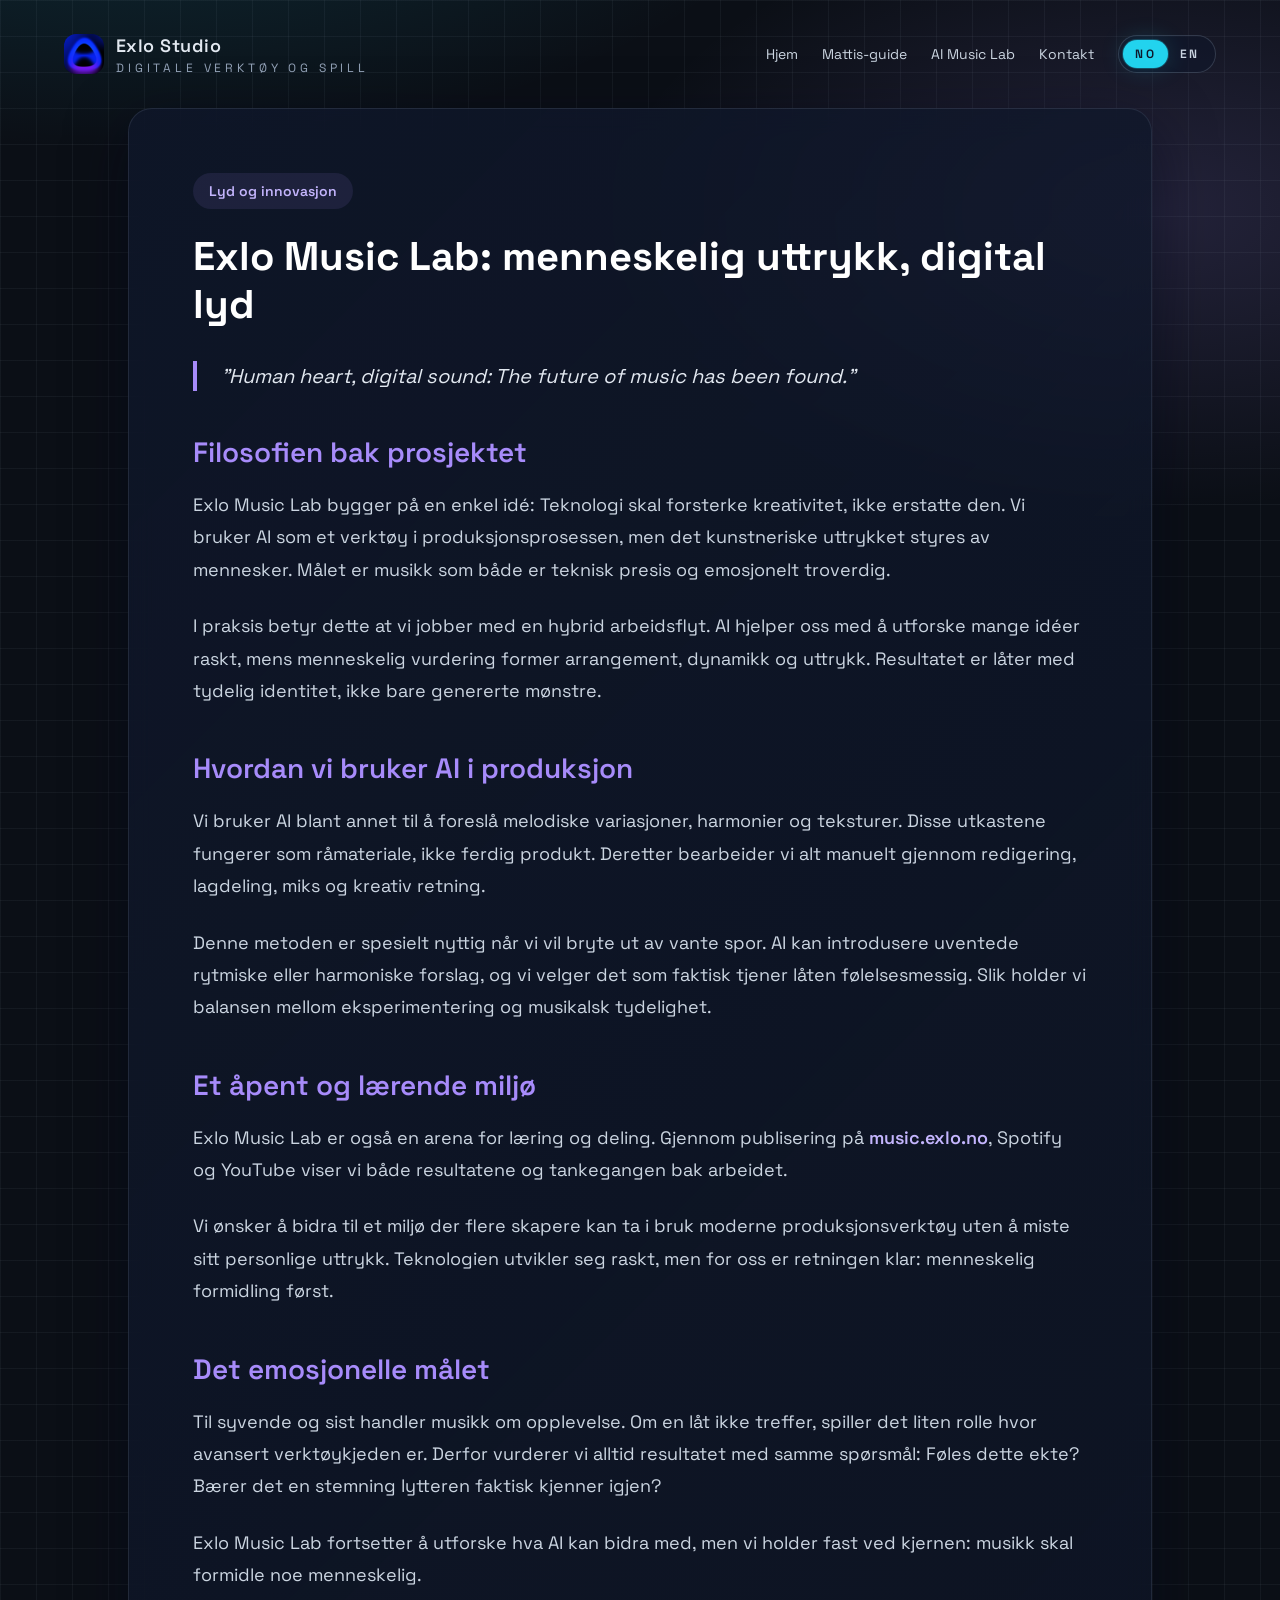
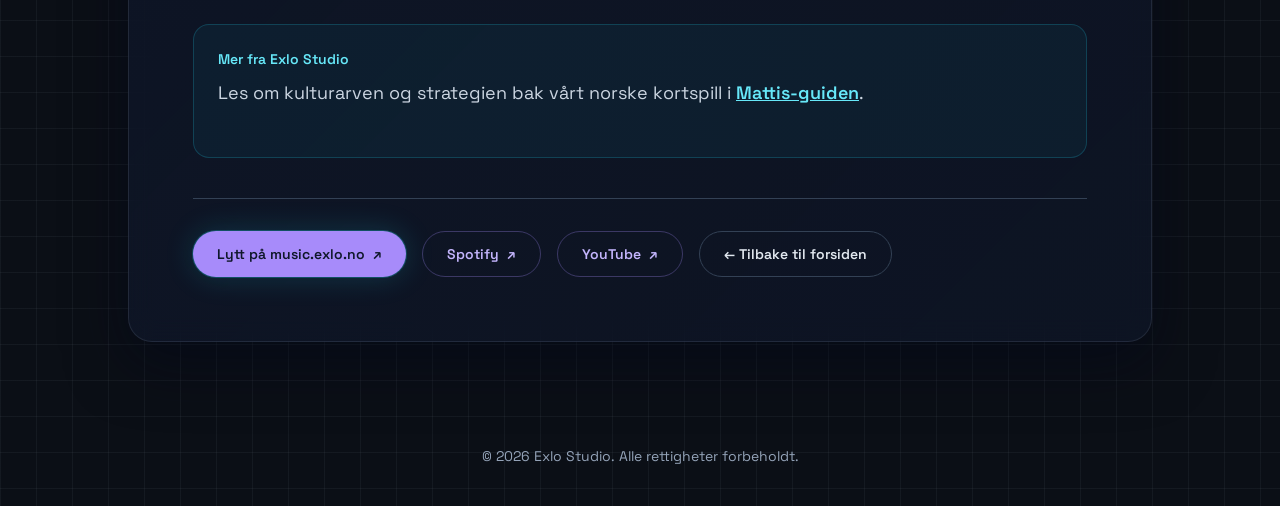
<file: ai-music-lab.html>
<!doctype html>
<html lang="no">
<head>
  <meta charset="utf-8" />
  <meta name="viewport" content="width=device-width, initial-scale=1" />
  <link rel="icon" type="image/png" href="logo.png" />
  <meta name="google-adsense-account" content="ca-pub-1987919603765926" />
  <title>AI Music Lab - Exlo Studio</title>
  <meta name="description" data-i18n-attr="content:metaDescription" content="Utforsk hvordan Exlo Music Lab kombinerer menneskelig uttrykk med AI-støttet musikkproduksjon." />
  <!-- Google tag (gtag.js) -->
  <script async src="https://pagead2.googlesyndication.com/pagead/js/adsbygoogle.js?client=ca-pub-1987919603765926"
       crossorigin="anonymous"></script>
  <script async src="https://www.googletagmanager.com/gtag/js?id=G-BNBGEGCJM4"></script>
  <script>
    window.dataLayer = window.dataLayer || [];
    function gtag(){dataLayer.push(arguments);}
    gtag("js", new Date());
    gtag("config", "G-BNBGEGCJM4");
  </script>
  <link rel="preconnect" href="https://fonts.googleapis.com" />
  <link rel="preconnect" href="https://fonts.gstatic.com" crossorigin />
  <link href="https://fonts.googleapis.com/css2?family=Space+Grotesk:wght@400;500;600;700&family=Sora:wght@400;500;600&display=swap" rel="stylesheet" />
  <link rel="stylesheet" href="styles.css" />
  <style>
    :root {
      --bg: #0b0f16;
      --panel: #0f172a;
      --ink: #e2e8f0;
      --muted: #94a3b8;
      --accent: #22d3ee;
      --accent-2: #a78bfa;
    }
    body {
      font-family: "Space Grotesk", system-ui, -apple-system, Segoe UI, sans-serif;
      background: radial-gradient(1200px 600px at 10% -10%, rgba(34, 211, 238, 0.18), transparent 60%),
                  radial-gradient(900px 500px at 90% 10%, rgba(167, 139, 250, 0.16), transparent 60%),
                  var(--bg);
      color: var(--ink);
    }
    .glass {
      background: linear-gradient(135deg, rgba(15, 23, 42, 0.85), rgba(15, 23, 42, 0.65));
      border: 1px solid rgba(148, 163, 184, 0.15);
      box-shadow: 0 20px 60px rgba(2, 6, 23, 0.5);
      backdrop-filter: blur(14px);
    }
    .gridline {
      background-image: linear-gradient(rgba(148, 163, 184, 0.07) 1px, transparent 1px),
                        linear-gradient(90deg, rgba(148, 163, 184, 0.07) 1px, transparent 1px);
      background-size: 36px 36px;
    }
    .glow {
      box-shadow: 0 0 0 1px rgba(34, 211, 238, 0.25), 0 0 30px rgba(34, 211, 238, 0.18);
    }
    .language-switch {
      border: 1px solid rgba(148, 163, 184, 0.25);
      background: rgba(15, 23, 42, 0.55);
    }
    .language-option {
      border-radius: 9999px;
      color: #cbd5e1;
      transition: all 0.2s ease;
    }
    .language-option:hover {
      color: #e2e8f0;
    }
    .language-option.active {
      background: #22d3ee;
      color: #0f172a;
      box-shadow: 0 0 0 1px rgba(34, 211, 238, 0.25), 0 0 24px rgba(34, 211, 238, 0.18);
    }
    article h1 {
      font-size: 2.5rem;
      font-weight: 700;
      line-height: 1.2;
      margin-bottom: 1.5rem;
      color: #fff;
    }
    article h2 {
      font-size: 1.75rem;
      font-weight: 600;
      margin-top: 2.5rem;
      margin-bottom: 1rem;
      color: #a78bfa;
    }
    article p {
      font-size: 1.125rem;
      line-height: 1.8;
      margin-bottom: 1.5rem;
      color: #cbd5e1;
    }
    article blockquote {
      border-left: 4px solid #a78bfa;
      padding-left: 1.5rem;
      margin: 2rem 0;
      font-style: italic;
      color: #e2e8f0;
      font-size: 1.25rem;
    }
    @media (max-width: 768px) {
      article h1 {
        font-size: 2rem;
      }
      article h2 {
        font-size: 1.5rem;
      }
      article p {
        font-size: 1rem;
      }
    }
  </style>
</head>
<body class="min-h-screen">
  <div class="gridline">
    <header class="px-6 py-8 lg:px-16">
      <nav class="flex items-center justify-between gap-4">
        <div class="flex items-center gap-3">
          <img src="logo.png" data-i18n-attr="alt:logoAlt" alt="Exlo Studio-logo" class="h-10 w-10 rounded-xl" />
          <div>
            <p class="text-lg font-semibold tracking-wide">Exlo Studio</p>
            <p class="text-xs uppercase tracking-[0.32em] text-slate-400" data-i18n="brandTagline">Digitale verktøy og spill</p>
          </div>
        </div>
        <div class="flex items-center gap-3 md:gap-6">
          <div class="hidden md:flex items-center gap-6 text-sm text-slate-300">
            <a class="hover:text-white transition" href="/" data-i18n="navHome">Hjem</a>
            <a class="hover:text-white transition" href="/mattis-guide.html" data-i18n="navMattisGuide">Mattis-guide</a>
            <a class="hover:text-white transition" href="/ai-music-lab.html" data-i18n="navAiMusicLab">AI Music Lab</a>
            <a class="hover:text-white transition" href="/contact.html" data-i18n="navContact">Kontakt</a>
          </div>
          <div class="language-switch inline-flex items-center rounded-full p-1 text-xs font-semibold uppercase tracking-[0.18em]">
            <button class="language-option active px-3 py-1.5" data-lang-button="no" type="button" aria-pressed="true">NO</button>
            <button class="language-option px-3 py-1.5" data-lang-button="en" type="button" aria-pressed="false">EN</button>
          </div>
        </div>
      </nav>
    </header>

    <main class="px-6 lg:px-16 pb-16">
      <article class="glass rounded-3xl p-10 lg:p-16 max-w-5xl mx-auto">
        <div data-lang-content="no">
          <div class="mb-6">
            <span class="inline-block rounded-full bg-violet-400/10 px-4 py-2 text-sm font-semibold text-violet-300">Lyd og innovasjon</span>
          </div>

          <h1>Exlo Music Lab: menneskelig uttrykk, digital lyd</h1>

          <blockquote>"Human heart, digital sound: The future of music has been found."</blockquote>

          <h2>Filosofien bak prosjektet</h2>
          <p>Exlo Music Lab bygger på en enkel idé: Teknologi skal forsterke kreativitet, ikke erstatte den. Vi bruker AI som et verktøy i produksjonsprosessen, men det kunstneriske uttrykket styres av mennesker. Målet er musikk som både er teknisk presis og emosjonelt troverdig.</p>
          <p>I praksis betyr dette at vi jobber med en hybrid arbeidsflyt. AI hjelper oss med å utforske mange idéer raskt, mens menneskelig vurdering former arrangement, dynamikk og uttrykk. Resultatet er låter med tydelig identitet, ikke bare genererte mønstre.</p>

          <h2>Hvordan vi bruker AI i produksjon</h2>
          <p>Vi bruker AI blant annet til å foreslå melodiske variasjoner, harmonier og teksturer. Disse utkastene fungerer som råmateriale, ikke ferdig produkt. Deretter bearbeider vi alt manuelt gjennom redigering, lagdeling, miks og kreativ retning.</p>
          <p>Denne metoden er spesielt nyttig når vi vil bryte ut av vante spor. AI kan introdusere uventede rytmiske eller harmoniske forslag, og vi velger det som faktisk tjener låten følelsesmessig. Slik holder vi balansen mellom eksperimentering og musikalsk tydelighet.</p>

          <h2>Et åpent og lærende miljø</h2>
          <p>Exlo Music Lab er også en arena for læring og deling. Gjennom publisering på <a href="https://music.exlo.no" target="_blank" rel="noreferrer" class="text-violet-300 hover:text-violet-200 font-semibold">music.exlo.no</a>, Spotify og YouTube viser vi både resultatene og tankegangen bak arbeidet.</p>
          <p>Vi ønsker å bidra til et miljø der flere skapere kan ta i bruk moderne produksjonsverktøy uten å miste sitt personlige uttrykk. Teknologien utvikler seg raskt, men for oss er retningen klar: menneskelig formidling først.</p>

          <h2>Det emosjonelle målet</h2>
          <p>Til syvende og sist handler musikk om opplevelse. Om en låt ikke treffer, spiller det liten rolle hvor avansert verktøykjeden er. Derfor vurderer vi alltid resultatet med samme spørsmål: Føles dette ekte? Bærer det en stemning lytteren faktisk kjenner igjen?</p>
          <p>Exlo Music Lab fortsetter å utforske hva AI kan bidra med, men vi holder fast ved kjernen: musikk skal formidle noe menneskelig.</p>

          <div class="mt-8 p-6 rounded-2xl bg-cyan-400/5 border border-cyan-400/20">
            <p class="text-sm font-semibold text-cyan-300 mb-2">Mer fra Exlo Studio</p>
            <p class="text-slate-300">Les om kulturarven og strategien bak vårt norske kortspill i <a href="/mattis-guide.html" class="text-cyan-300 hover:text-cyan-200 font-semibold underline">Mattis-guiden</a>.</p>
          </div>

          <div class="mt-10 pt-8 border-t border-slate-700">
            <div class="flex flex-wrap gap-4">
              <a class="glow inline-flex items-center gap-2 rounded-full bg-violet-400 px-6 py-3 text-sm font-semibold text-slate-900 transition hover:-translate-y-0.5" href="https://music.exlo.no/" target="_blank" rel="noreferrer">
                Lytt på music.exlo.no
                <span aria-hidden="true">↗</span>
              </a>
              <a class="inline-flex items-center gap-2 rounded-full border border-violet-400/30 px-6 py-3 text-sm font-semibold text-violet-300 transition hover:border-violet-300" href="https://open.spotify.com/artist/0LLP1veWAmGmNZ3mxAZvPF" target="_blank" rel="noreferrer">
                Spotify
                <span aria-hidden="true">↗</span>
              </a>
              <a class="inline-flex items-center gap-2 rounded-full border border-violet-400/30 px-6 py-3 text-sm font-semibold text-violet-300 transition hover:border-violet-300" href="https://www.youtube.com/@ExloMusicNO" target="_blank" rel="noreferrer">
                YouTube
                <span aria-hidden="true">↗</span>
              </a>
              <a class="inline-flex items-center gap-2 rounded-full border border-slate-700 px-6 py-3 text-sm font-semibold text-slate-200 transition hover:border-cyan-300" href="/">
                ← Tilbake til forsiden
              </a>
            </div>
          </div>
        </div>

        <div data-lang-content="en" class="hidden">
          <div class="mb-6">
            <span class="inline-block rounded-full bg-violet-400/10 px-4 py-2 text-sm font-semibold text-violet-300">Audio Innovation</span>
          </div>

          <h1>Exlo Music Lab: Merging Human Emotion with AI-Assisted Sound</h1>

          <blockquote>"Human heart, digital sound: The future of music has been found."</blockquote>

          <h2>The Core Philosophy</h2>
          <p>Exlo Music Lab is built on a simple principle: technology should amplify creativity, not replace it. We use AI as a production assistant, while artistic direction remains human. The objective is music that combines technical precision with emotional authenticity.</p>
          <p>In practice, this means a hybrid workflow. AI helps us explore more ideas faster, and human judgment shapes arrangement, tension, and storytelling. The outcome is music with character, not just generated patterns.</p>

          <h2>How We Use AI in Production</h2>
          <p>We use AI tools for melody variation, harmonic suggestions, and sound texture exploration. These outputs are treated as raw material, never final results. We then refine everything manually through editing, layering, mixing, and creative curation.</p>
          <p>This process is especially useful when breaking creative blocks. AI can offer unusual rhythmic or harmonic paths, and we keep only what strengthens the emotional arc of the track.</p>

          <h2>An Open Creative Lab</h2>
          <p>Exlo Music Lab is also a space for sharing and learning. Through <a href="https://music.exlo.no" target="_blank" rel="noreferrer" class="text-violet-300 hover:text-violet-200 font-semibold">music.exlo.no</a>, Spotify, and YouTube, we publish both the output and the thinking behind it.</p>
          <p>We want to support creators who adopt modern tools without losing artistic identity. Technology evolves quickly, but our direction stays consistent: human expression comes first.</p>

          <h2>The Emotional Benchmark</h2>
          <p>Ultimately, music is measured by impact. If a track does not make you feel something, the toolchain does not matter. Our standard question is always the same: does this feel honest, and does it carry a recognizable emotional tone?</p>
          <p>Exlo Music Lab will continue exploring AI-assisted workflows while protecting the human core of music-making.</p>

          <div class="mt-8 p-6 rounded-2xl bg-cyan-400/5 border border-cyan-400/20">
            <p class="text-sm font-semibold text-cyan-300 mb-2">More from Exlo Studio</p>
            <p class="text-slate-300">Read about tradition, strategy, and digital preservation in our <a href="/mattis-guide.html" class="text-cyan-300 hover:text-cyan-200 font-semibold underline">Mattis guide</a>.</p>
          </div>

          <div class="mt-10 pt-8 border-t border-slate-700">
            <div class="flex flex-wrap gap-4">
              <a class="glow inline-flex items-center gap-2 rounded-full bg-violet-400 px-6 py-3 text-sm font-semibold text-slate-900 transition hover:-translate-y-0.5" href="https://music.exlo.no/" target="_blank" rel="noreferrer">
                Listen on music.exlo.no
                <span aria-hidden="true">↗</span>
              </a>
              <a class="inline-flex items-center gap-2 rounded-full border border-violet-400/30 px-6 py-3 text-sm font-semibold text-violet-300 transition hover:border-violet-300" href="https://open.spotify.com/artist/0LLP1veWAmGmNZ3mxAZvPF" target="_blank" rel="noreferrer">
                Spotify
                <span aria-hidden="true">↗</span>
              </a>
              <a class="inline-flex items-center gap-2 rounded-full border border-violet-400/30 px-6 py-3 text-sm font-semibold text-violet-300 transition hover:border-violet-300" href="https://www.youtube.com/@ExloMusicNO" target="_blank" rel="noreferrer">
                YouTube
                <span aria-hidden="true">↗</span>
              </a>
              <a class="inline-flex items-center gap-2 rounded-full border border-slate-700 px-6 py-3 text-sm font-semibold text-slate-200 transition hover:border-cyan-300" href="/">
                ← Back to Home
              </a>
            </div>
          </div>
        </div>
      </article>
    </main>

    <footer class="px-6 py-10 lg:px-16">
      <div class="flex flex-col items-center justify-center gap-4 md:flex-row">
        <p class="text-sm text-slate-400 text-center" data-i18n="footerCopyright">© 2026 Exlo Studio. Alle rettigheter forbeholdt.</p>
      </div>
    </footer>
  </div>

  <script>
    const translations = {
      no: {
        htmlLang: "no",
        pageTitle: "AI Music Lab - Exlo Studio",
        metaDescription: "Utforsk hvordan Exlo Music Lab kombinerer menneskelig uttrykk med AI-støttet musikkproduksjon.",
        logoAlt: "Exlo Studio-logo",
        brandTagline: "Digitale verktøy og spill",
        navHome: "Hjem",
        navMattisGuide: "Mattis-guide",
        navAiMusicLab: "AI Music Lab",
        navContact: "Kontakt",
        footerCopyright: "© 2026 Exlo Studio. Alle rettigheter forbeholdt."
      },
      en: {
        htmlLang: "en",
        pageTitle: "AI Music Lab - Exlo Studio",
        metaDescription: "Explore how Exlo Music Lab blends human expression with AI-assisted music production.",
        logoAlt: "Exlo Studio Logo",
        brandTagline: "Digital Tools & Gaming",
        navHome: "Home",
        navMattisGuide: "Mattis Guide",
        navAiMusicLab: "AI Music Lab",
        navContact: "Contact",
        footerCopyright: "© 2026 Exlo Studio. All rights reserved."
      }
    };

    const supportedLanguages = ["no", "en"];
    const storageKey = "exlo-language";

    function applyLanguage(lang) {
      const selected = supportedLanguages.includes(lang) ? lang : "no";
      const dictionary = translations[selected];

      document.documentElement.setAttribute("lang", dictionary.htmlLang || selected);
      document.title = dictionary.pageTitle;

      document.querySelectorAll("[data-i18n]").forEach((node) => {
        const key = node.dataset.i18n;
        if (Object.prototype.hasOwnProperty.call(dictionary, key)) {
          node.textContent = dictionary[key];
        }
      });

      document.querySelectorAll("[data-i18n-attr]").forEach((node) => {
        const mappings = node.dataset.i18nAttr.split(",");
        mappings.forEach((mapping) => {
          const [rawAttr, rawKey] = mapping.split(":");
          if (!rawAttr || !rawKey) return;
          const attr = rawAttr.trim();
          const key = rawKey.trim();
          if (Object.prototype.hasOwnProperty.call(dictionary, key)) {
            node.setAttribute(attr, dictionary[key]);
          }
        });
      });

      document.querySelectorAll("[data-lang-content]").forEach((block) => {
        block.classList.toggle("hidden", block.dataset.langContent !== selected);
      });

      document.querySelectorAll("[data-lang-button]").forEach((button) => {
        const active = button.dataset.langButton === selected;
        button.classList.toggle("active", active);
        button.setAttribute("aria-pressed", active ? "true" : "false");
      });
    }

    function getInitialLanguage() {
      const params = new URLSearchParams(window.location.search);
      const fromQuery = params.get("lang");
      if (supportedLanguages.includes(fromQuery)) {
        return fromQuery;
      }
      try {
        const fromStorage = localStorage.getItem(storageKey);
        if (supportedLanguages.includes(fromStorage)) {
          return fromStorage;
        }
      } catch (_) {
        return "no";
      }
      return "no";
    }

    document.querySelectorAll("[data-lang-button]").forEach((button) => {
      button.addEventListener("click", () => {
        const next = button.dataset.langButton;
        if (!supportedLanguages.includes(next)) return;
        applyLanguage(next);
        try {
          localStorage.setItem(storageKey, next);
        } catch (_) {
          // Ignore storage errors.
        }
      });
    });

    applyLanguage(getInitialLanguage());
  </script>
</body>
</html>
</file>
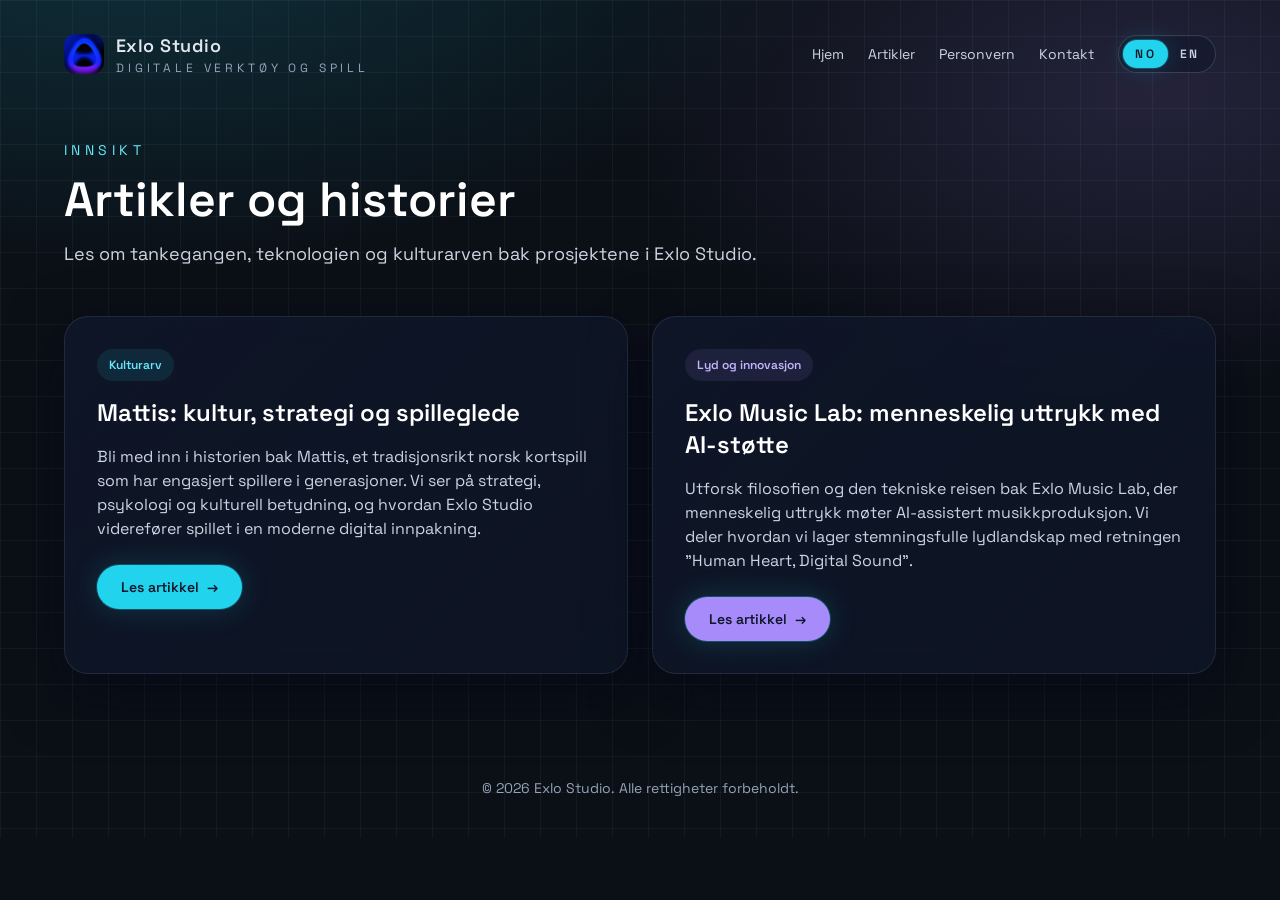
<file: articles.html>
<!doctype html>
<html lang="no">
<head>
  <meta charset="utf-8" />
  <meta name="viewport" content="width=device-width, initial-scale=1" />
  <link rel="icon" type="image/png" href="logo.png" />
  <meta name="google-adsense-account" content="ca-pub-1987919603765926" />
  <title>Artikler - Exlo Studio</title>
  <meta name="description" data-i18n-attr="content:metaDescription" content="Les artikler om spilldesign, AI-støttet musikkproduksjon og tankegangen bak Exlo Studios prosjekter." />
  <!-- Google tag (gtag.js) -->
  <script async src="https://pagead2.googlesyndication.com/pagead/js/adsbygoogle.js?client=ca-pub-1987919603765926"
       crossorigin="anonymous"></script>
  <script async src="https://www.googletagmanager.com/gtag/js?id=G-BNBGEGCJM4"></script>
  <script>
    window.dataLayer = window.dataLayer || [];
    function gtag(){dataLayer.push(arguments);}
    gtag("js", new Date());
    gtag("config", "G-BNBGEGCJM4");
  </script>
  <link rel="preconnect" href="https://fonts.googleapis.com" />
  <link rel="preconnect" href="https://fonts.gstatic.com" crossorigin />
  <link href="https://fonts.googleapis.com/css2?family=Space+Grotesk:wght@400;500;600;700&family=Sora:wght@400;500;600&display=swap" rel="stylesheet" />
  <link rel="stylesheet" href="styles.css" />
  <style>
    :root {
      --bg: #0b0f16;
      --panel: #0f172a;
      --ink: #e2e8f0;
      --muted: #94a3b8;
      --accent: #22d3ee;
      --accent-2: #a78bfa;
    }
    body {
      font-family: "Space Grotesk", system-ui, -apple-system, Segoe UI, sans-serif;
      background: radial-gradient(1200px 600px at 10% -10%, rgba(34, 211, 238, 0.18), transparent 60%),
                  radial-gradient(900px 500px at 90% 10%, rgba(167, 139, 250, 0.16), transparent 60%),
                  var(--bg);
      color: var(--ink);
    }
    .glass {
      background: linear-gradient(135deg, rgba(15, 23, 42, 0.85), rgba(15, 23, 42, 0.65));
      border: 1px solid rgba(148, 163, 184, 0.15);
      box-shadow: 0 20px 60px rgba(2, 6, 23, 0.5);
      backdrop-filter: blur(14px);
    }
    .gridline {
      background-image: linear-gradient(rgba(148, 163, 184, 0.07) 1px, transparent 1px),
                        linear-gradient(90deg, rgba(148, 163, 184, 0.07) 1px, transparent 1px);
      background-size: 36px 36px;
    }
    .glow {
      box-shadow: 0 0 0 1px rgba(34, 211, 238, 0.25), 0 0 30px rgba(34, 211, 238, 0.18);
    }
    .fade-up {
      animation: fadeUp 0.8s ease-out both;
    }
    .language-switch {
      border: 1px solid rgba(148, 163, 184, 0.25);
      background: rgba(15, 23, 42, 0.55);
    }
    .language-option {
      border-radius: 9999px;
      color: #cbd5e1;
      transition: all 0.2s ease;
    }
    .language-option:hover {
      color: #e2e8f0;
    }
    .language-option.active {
      background: #22d3ee;
      color: #0f172a;
      box-shadow: 0 0 0 1px rgba(34, 211, 238, 0.25), 0 0 24px rgba(34, 211, 238, 0.18);
    }
    @keyframes fadeUp {
      from { opacity: 0; transform: translateY(18px); }
      to { opacity: 1; transform: translateY(0); }
    }
  </style>
</head>
<body class="min-h-screen">
  <div class="gridline">
    <header class="px-6 py-8 lg:px-16">
      <nav class="flex items-center justify-between gap-4">
        <div class="flex items-center gap-3">
          <img src="logo.png" data-i18n-attr="alt:logoAlt" alt="Exlo Studio-logo" class="h-10 w-10 rounded-xl" />
          <div>
            <p class="text-lg font-semibold tracking-wide">Exlo Studio</p>
            <p class="text-xs uppercase tracking-[0.32em] text-slate-400" data-i18n="brandTagline">Digitale verktøy og spill</p>
          </div>
        </div>
        <div class="flex items-center gap-3 md:gap-6">
          <div class="hidden md:flex items-center gap-6 text-sm text-slate-300">
            <a class="hover:text-white transition" href="/" data-i18n="navHome">Hjem</a>
            <a class="hover:text-white transition" href="/articles.html" data-i18n="navArticles">Artikler</a>
            <a class="hover:text-white transition" href="/privacy.html" data-i18n="navPrivacy">Personvern</a>
            <a class="hover:text-white transition" href="/contact.html" data-i18n="navContact">Kontakt</a>
          </div>
          <div class="language-switch inline-flex items-center rounded-full p-1 text-xs font-semibold uppercase tracking-[0.18em]">
            <button class="language-option active px-3 py-1.5" data-lang-button="no" type="button" aria-pressed="true">NO</button>
            <button class="language-option px-3 py-1.5" data-lang-button="en" type="button" aria-pressed="false">EN</button>
          </div>
        </div>
      </nav>
    </header>

    <main class="px-6 lg:px-16 pb-16">
      <section class="mt-8">
        <div class="max-w-4xl">
          <p class="text-sm uppercase tracking-[0.32em] text-cyan-300" data-i18n="kicker">Innsikt</p>
          <h1 class="mt-4 text-4xl font-semibold text-white md:text-5xl" data-i18n="title">Artikler og historier</h1>
          <p class="mt-4 text-lg text-slate-300" data-i18n="intro">
            Les om tankegangen, teknologien og kulturarven bak prosjektene i Exlo Studio.
          </p>
        </div>
      </section>

      <section class="mt-12 grid gap-6 md:grid-cols-2 max-w-6xl">
        <article class="glass fade-up rounded-3xl p-8 transition hover:-translate-y-1">
          <div class="mb-4">
            <span class="inline-block rounded-full bg-cyan-400/10 px-3 py-2 text-xs font-semibold text-cyan-300" data-i18n="badgeCulture">Kulturarv</span>
          </div>
          <h2 class="text-2xl font-semibold text-white" data-i18n="article1Title">Mattis: kultur, strategi og spilleglede</h2>
          <p class="mt-4 text-slate-300" data-i18n="article1Body">
            Bli med inn i historien bak Mattis, et tradisjonsrikt norsk kortspill som har engasjert spillere i generasjoner. Vi ser på strategi, psykologi og kulturell betydning, og hvordan Exlo Studio viderefører spillet i en moderne digital innpakning.
          </p>
          <div class="mt-6">
            <a class="glow inline-flex items-center gap-2 rounded-full bg-cyan-400 px-6 py-3 text-sm font-semibold text-slate-900 transition hover:-translate-y-0.5" href="/mattis-guide.html">
              <span data-i18n="readArticle">Les artikkel</span>
              <span aria-hidden="true">→</span>
            </a>
          </div>
        </article>

        <article class="glass fade-up rounded-3xl p-8 transition hover:-translate-y-1" style="animation-delay: 0.1s;">
          <div class="mb-4">
            <span class="inline-block rounded-full bg-violet-400/10 px-3 py-2 text-xs font-semibold text-violet-300" data-i18n="badgeAudio">Lyd og innovasjon</span>
          </div>
          <h2 class="text-2xl font-semibold text-white" data-i18n="article2Title">Exlo Music Lab: menneskelig uttrykk med AI-støtte</h2>
          <p class="mt-4 text-slate-300" data-i18n="article2Body">
            Utforsk filosofien og den tekniske reisen bak Exlo Music Lab, der menneskelig uttrykk møter AI-assistert musikkproduksjon. Vi deler hvordan vi lager stemningsfulle lydlandskap med retningen "Human Heart, Digital Sound".
          </p>
          <div class="mt-6">
            <a class="glow inline-flex items-center gap-2 rounded-full bg-violet-400 px-6 py-3 text-sm font-semibold text-slate-900 transition hover:-translate-y-0.5" href="/ai-music-lab.html">
              <span data-i18n="readArticle">Les artikkel</span>
              <span aria-hidden="true">→</span>
            </a>
          </div>
        </article>
      </section>
    </main>

    <footer class="px-6 py-10 lg:px-16">
      <div class="flex flex-col items-center justify-center gap-4 md:flex-row">
        <p class="text-sm text-slate-400 text-center" data-i18n="footerCopyright">© 2026 Exlo Studio. Alle rettigheter forbeholdt.</p>
      </div>
    </footer>
  </div>

  <script>
    const translations = {
      no: {
        htmlLang: "no",
        pageTitle: "Artikler - Exlo Studio",
        metaDescription: "Les artikler om spilldesign, AI-støttet musikkproduksjon og tankegangen bak Exlo Studios prosjekter.",
        logoAlt: "Exlo Studio-logo",
        brandTagline: "Digitale verktøy og spill",
        navHome: "Hjem",
        navArticles: "Artikler",
        navPrivacy: "Personvern",
        navContact: "Kontakt",
        kicker: "Innsikt",
        title: "Artikler og historier",
        intro: "Les om tankegangen, teknologien og kulturarven bak prosjektene i Exlo Studio.",
        badgeCulture: "Kulturarv",
        article1Title: "Mattis: kultur, strategi og spilleglede",
        article1Body: "Bli med inn i historien bak Mattis, et tradisjonsrikt norsk kortspill som har engasjert spillere i generasjoner. Vi ser på strategi, psykologi og kulturell betydning, og hvordan Exlo Studio viderefører spillet i en moderne digital innpakning.",
        readArticle: "Les artikkel",
        badgeAudio: "Lyd og innovasjon",
        article2Title: "Exlo Music Lab: menneskelig uttrykk med AI-støtte",
        article2Body: "Utforsk filosofien og den tekniske reisen bak Exlo Music Lab, der menneskelig uttrykk møter AI-assistert musikkproduksjon. Vi deler hvordan vi lager stemningsfulle lydlandskap med retningen \"Human Heart, Digital Sound\".",
        footerCopyright: "© 2026 Exlo Studio. Alle rettigheter forbeholdt."
      },
      en: {
        htmlLang: "en",
        pageTitle: "Articles - Exlo Studio",
        metaDescription: "Explore in-depth articles about game design, AI-assisted music production, and the creative philosophy behind Exlo Studio projects.",
        logoAlt: "Exlo Studio Logo",
        brandTagline: "Digital Tools & Gaming",
        navHome: "Home",
        navArticles: "Articles",
        navPrivacy: "Privacy",
        navContact: "Contact",
        kicker: "Knowledge Hub",
        title: "Articles & Stories",
        intro: "Explore the creative philosophy, technical insights, and cultural heritage behind Exlo Studio projects.",
        badgeCulture: "Cultural Heritage",
        article1Title: "The Cultural Significance and Strategy of Mattis",
        article1Body: "Explore the rich heritage of Mattis, a traditional Norwegian card game that has captivated players for generations. Learn about strategy, psychology, and cultural significance, and how Exlo Studio preserves this tradition through a modern digital adaptation.",
        readArticle: "Read Article",
        badgeAudio: "Audio Innovation",
        article2Title: "Exlo Music Lab: Merging Human Emotion with AI",
        article2Body: "Discover the philosophy and technical journey behind Exlo Music Lab, where human emotion meets AI-assisted electronic music production. Learn how we build emotional soundscapes around the direction \"Human Heart, Digital Sound\".",
        footerCopyright: "© 2026 Exlo Studio. All rights reserved."
      }
    };

    const supportedLanguages = ["no", "en"];
    const storageKey = "exlo-language";

    function applyLanguage(lang) {
      const selected = supportedLanguages.includes(lang) ? lang : "no";
      const dictionary = translations[selected];

      document.documentElement.setAttribute("lang", dictionary.htmlLang || selected);
      document.title = dictionary.pageTitle;

      document.querySelectorAll("[data-i18n]").forEach((node) => {
        const key = node.dataset.i18n;
        if (Object.prototype.hasOwnProperty.call(dictionary, key)) {
          node.textContent = dictionary[key];
        }
      });

      document.querySelectorAll("[data-i18n-attr]").forEach((node) => {
        const mappings = node.dataset.i18nAttr.split(",");
        mappings.forEach((mapping) => {
          const [rawAttr, rawKey] = mapping.split(":");
          if (!rawAttr || !rawKey) return;
          const attr = rawAttr.trim();
          const key = rawKey.trim();
          if (Object.prototype.hasOwnProperty.call(dictionary, key)) {
            node.setAttribute(attr, dictionary[key]);
          }
        });
      });

      document.querySelectorAll("[data-lang-button]").forEach((button) => {
        const active = button.dataset.langButton === selected;
        button.classList.toggle("active", active);
        button.setAttribute("aria-pressed", active ? "true" : "false");
      });
    }

    function getInitialLanguage() {
      const params = new URLSearchParams(window.location.search);
      const fromQuery = params.get("lang");
      if (supportedLanguages.includes(fromQuery)) {
        return fromQuery;
      }
      try {
        const fromStorage = localStorage.getItem(storageKey);
        if (supportedLanguages.includes(fromStorage)) {
          return fromStorage;
        }
      } catch (_) {
        return "no";
      }
      return "no";
    }

    document.querySelectorAll("[data-lang-button]").forEach((button) => {
      button.addEventListener("click", () => {
        const next = button.dataset.langButton;
        if (!supportedLanguages.includes(next)) return;
        applyLanguage(next);
        try {
          localStorage.setItem(storageKey, next);
        } catch (_) {
          // Ignore storage errors.
        }
      });
    });

    applyLanguage(getInitialLanguage());
  </script>
</body>
</html>
</file>
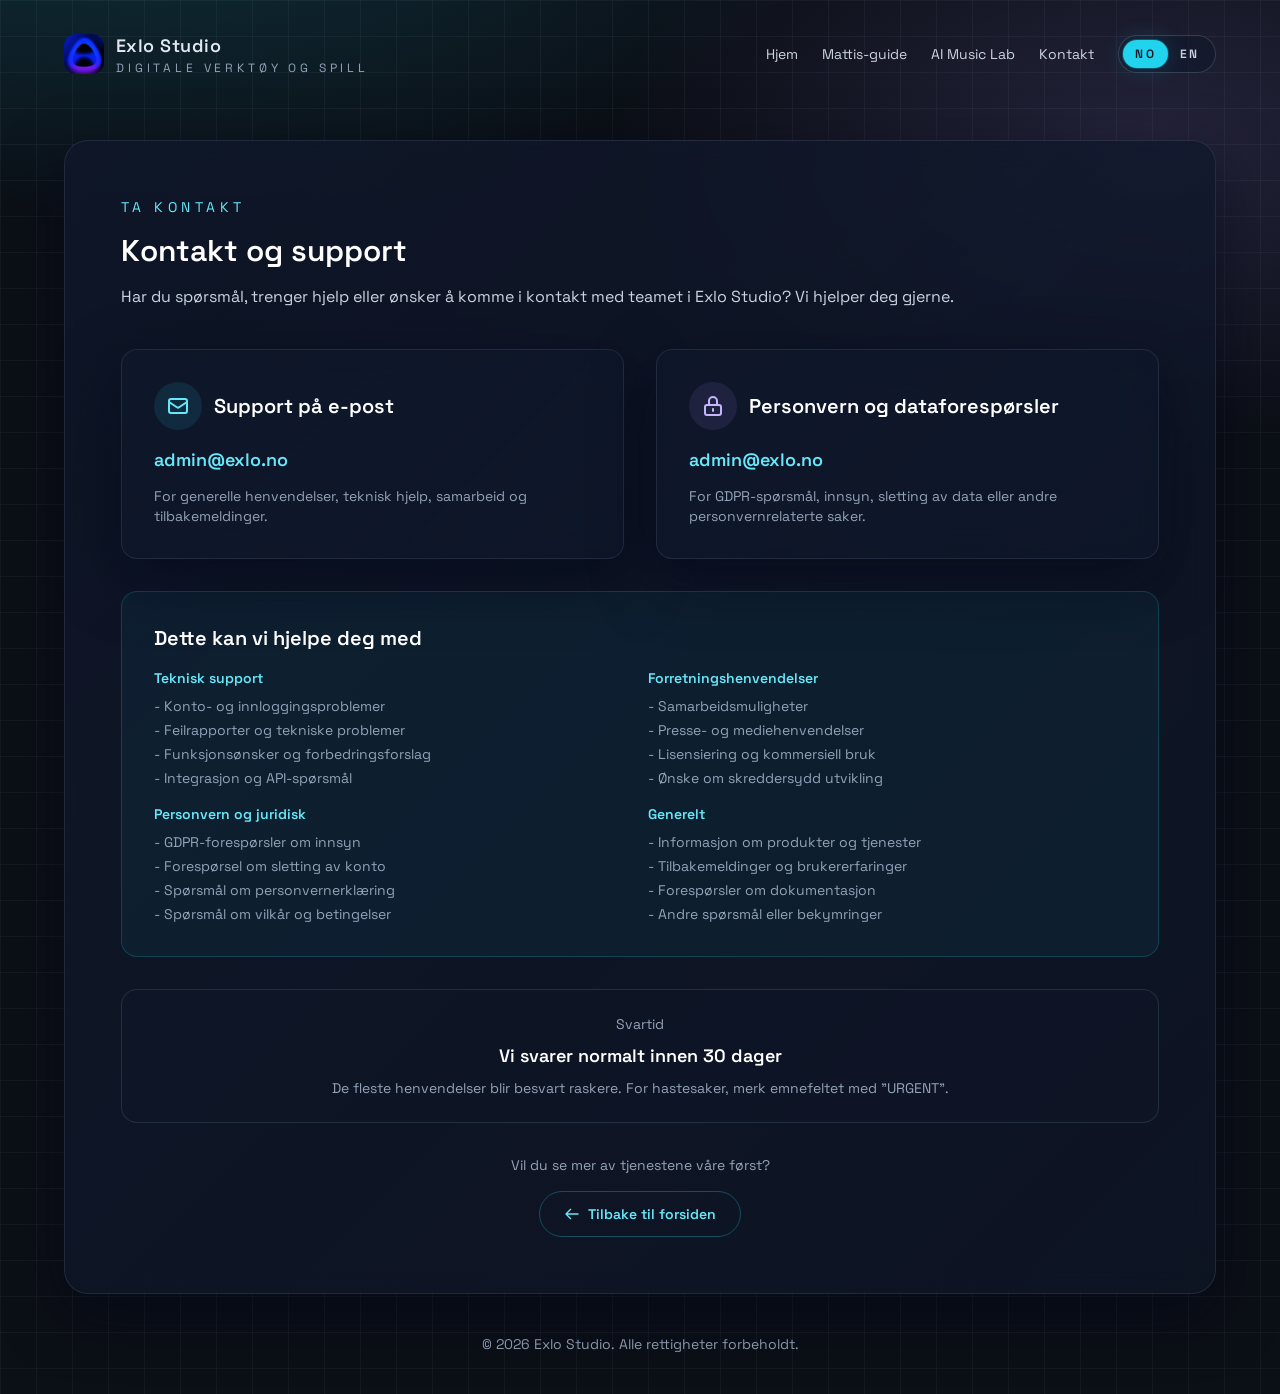
<file: contact.html>
<!doctype html>
<html lang="no">
<head>
  <meta charset="utf-8" />
  <meta name="viewport" content="width=device-width, initial-scale=1" />
  <link rel="icon" type="image/png" href="logo.png" />
  <meta name="google-adsense-account" content="ca-pub-1987919603765926" />
  <title>Kontakt - Exlo Studio</title>
  <meta name="description" data-i18n-attr="content:metaDescription" content="Kontakt Exlo Studio for support, henvendelser og personvernrelaterte forespørsler." />
  <!-- Google tag (gtag.js) -->
  <script async src="https://pagead2.googlesyndication.com/pagead/js/adsbygoogle.js?client=ca-pub-1987919603765926"
       crossorigin="anonymous"></script>
  <script async src="https://www.googletagmanager.com/gtag/js?id=G-BNBGEGCJM4"></script>
  <script>
    window.dataLayer = window.dataLayer || [];
    function gtag(){dataLayer.push(arguments);}
    gtag("js", new Date());
    gtag("config", "G-BNBGEGCJM4");
  </script>
  <link rel="preconnect" href="https://fonts.googleapis.com" />
  <link rel="preconnect" href="https://fonts.gstatic.com" crossorigin />
  <link href="https://fonts.googleapis.com/css2?family=Space+Grotesk:wght@400;500;600;700&family=Sora:wght@400;500;600&display=swap" rel="stylesheet" />
  <link rel="stylesheet" href="styles.css" />
  <style>
    :root {
      --bg: #0b0f16;
      --panel: #0f172a;
      --ink: #e2e8f0;
      --muted: #94a3b8;
      --accent: #22d3ee;
      --accent-2: #a78bfa;
    }
    body {
      font-family: "Space Grotesk", system-ui, -apple-system, Segoe UI, sans-serif;
      background: radial-gradient(1200px 600px at 10% -10%, rgba(34, 211, 238, 0.18), transparent 60%),
                  radial-gradient(900px 500px at 90% 10%, rgba(167, 139, 250, 0.16), transparent 60%),
                  var(--bg);
      color: var(--ink);
    }
    .glass {
      background: linear-gradient(135deg, rgba(15, 23, 42, 0.85), rgba(15, 23, 42, 0.65));
      border: 1px solid rgba(148, 163, 184, 0.15);
      box-shadow: 0 20px 60px rgba(2, 6, 23, 0.5);
      backdrop-filter: blur(14px);
    }
    .gridline {
      background-image: linear-gradient(rgba(148, 163, 184, 0.07) 1px, transparent 1px),
                        linear-gradient(90deg, rgba(148, 163, 184, 0.07) 1px, transparent 1px);
      background-size: 36px 36px;
    }
    .language-switch {
      border: 1px solid rgba(148, 163, 184, 0.25);
      background: rgba(15, 23, 42, 0.55);
    }
    .language-option {
      border-radius: 9999px;
      color: #cbd5e1;
      transition: all 0.2s ease;
    }
    .language-option:hover {
      color: #e2e8f0;
    }
    .language-option.active {
      background: #22d3ee;
      color: #0f172a;
      box-shadow: 0 0 0 1px rgba(34, 211, 238, 0.25), 0 0 24px rgba(34, 211, 238, 0.18);
    }
  </style>
</head>
<body class="min-h-screen">
  <div class="gridline">
    <header class="px-6 py-8 lg:px-16">
      <nav class="flex items-center justify-between gap-4">
        <div class="flex items-center gap-3">
          <img src="logo.png" data-i18n-attr="alt:logoAlt" alt="Exlo Studio-logo" class="h-10 w-10 rounded-xl" />
          <div>
            <p class="text-lg font-semibold tracking-wide">Exlo Studio</p>
            <p class="text-xs uppercase tracking-[0.32em] text-slate-400" data-i18n="brandTagline">Digitale verktøy og spill</p>
          </div>
        </div>
        <div class="flex items-center gap-3 md:gap-6">
          <div class="hidden md:flex items-center gap-6 text-sm text-slate-300">
            <a class="hover:text-white transition" href="/" data-i18n="navHome">Hjem</a>
            <a class="hover:text-white transition" href="/mattis-guide.html" data-i18n="navMattisGuide">Mattis-guide</a>
            <a class="hover:text-white transition" href="/ai-music-lab.html" data-i18n="navAiMusicLab">AI Music Lab</a>
            <a class="hover:text-white transition" href="/contact.html" data-i18n="navContact">Kontakt</a>
          </div>
          <div class="language-switch inline-flex items-center rounded-full p-1 text-xs font-semibold uppercase tracking-[0.18em]">
            <button class="language-option active px-3 py-1.5" data-lang-button="no" type="button" aria-pressed="true">NO</button>
            <button class="language-option px-3 py-1.5" data-lang-button="en" type="button" aria-pressed="false">EN</button>
          </div>
        </div>
      </nav>
    </header>

    <main class="px-6 lg:px-16">
      <section class="mt-8">
        <div class="glass rounded-3xl p-10 lg:p-14">
          <p class="text-sm uppercase tracking-[0.32em] text-cyan-300" data-i18n="heroKicker">Ta kontakt</p>
          <h1 class="mt-4 text-3xl font-semibold text-white" data-i18n="heroTitle">Kontakt og support</h1>
          <p class="mt-4 text-slate-300" data-i18n="heroIntro">
            Har du spørsmål, trenger hjelp eller ønsker å komme i kontakt med teamet i Exlo Studio? Vi hjelper deg gjerne.
          </p>

          <div class="mt-10 grid gap-8 md:grid-cols-2">
            <div class="glass rounded-2xl p-8">
              <div class="flex items-center gap-3 mb-4">
                <div class="flex items-center justify-center w-12 h-12 rounded-full bg-cyan-400/10">
                  <svg class="w-6 h-6 text-cyan-300" fill="none" stroke="currentColor" viewBox="0 0 24 24">
                    <path stroke-linecap="round" stroke-linejoin="round" stroke-width="2" d="M3 8l7.89 5.26a2 2 0 002.22 0L21 8M5 19h14a2 2 0 002-2V7a2 2 0 00-2-2H5a2 2 0 00-2 2v10a2 2 0 002 2z"/>
                  </svg>
                </div>
                <h2 class="text-xl font-semibold text-white" data-i18n="emailSupportTitle">Support på e-post</h2>
              </div>
              <p class="text-lg text-cyan-300 font-semibold mb-3">admin@exlo.no</p>
              <p class="text-sm text-slate-400" data-i18n="emailSupportText">
                For generelle henvendelser, teknisk hjelp, samarbeid og tilbakemeldinger.
              </p>
            </div>

            <div class="glass rounded-2xl p-8">
              <div class="flex items-center gap-3 mb-4">
                <div class="flex items-center justify-center w-12 h-12 rounded-full bg-violet-400/10">
                  <svg class="w-6 h-6 text-violet-300" fill="none" stroke="currentColor" viewBox="0 0 24 24">
                    <path stroke-linecap="round" stroke-linejoin="round" stroke-width="2" d="M12 15v2m-6 4h12a2 2 0 002-2v-6a2 2 0 00-2-2H6a2 2 0 00-2 2v6a2 2 0 002 2zm10-10V7a4 4 0 00-8 0v4h8z"/>
                  </svg>
                </div>
                <h2 class="text-xl font-semibold text-white" data-i18n="privacyTitle">Personvern og dataforespørsler</h2>
              </div>
              <p class="text-lg text-cyan-300 font-semibold mb-3">admin@exlo.no</p>
              <p class="text-sm text-slate-400" data-i18n="privacyText">
                For GDPR-spørsmål, innsyn, sletting av data eller andre personvernrelaterte saker.
              </p>
            </div>
          </div>

          <div class="mt-8 rounded-2xl border border-cyan-400/20 bg-cyan-400/5 p-8">
            <h3 class="text-xl font-semibold text-white mb-4" data-i18n="helpTitle">Dette kan vi hjelpe deg med</h3>
            <div class="grid gap-4 md:grid-cols-2">
              <div>
                <h4 class="text-sm font-semibold text-cyan-300 mb-2" data-i18n="techSupportTitle">Teknisk support</h4>
                <ul class="text-sm text-slate-400 space-y-1">
                  <li data-i18n="techItem1">- Konto- og innloggingsproblemer</li>
                  <li data-i18n="techItem2">- Feilrapporter og tekniske problemer</li>
                  <li data-i18n="techItem3">- Funksjonsønsker og forbedringsforslag</li>
                  <li data-i18n="techItem4">- Integrasjon og API-spørsmål</li>
                </ul>
              </div>
              <div>
                <h4 class="text-sm font-semibold text-cyan-300 mb-2" data-i18n="businessTitle">Forretningshenvendelser</h4>
                <ul class="text-sm text-slate-400 space-y-1">
                  <li data-i18n="businessItem1">- Samarbeidsmuligheter</li>
                  <li data-i18n="businessItem2">- Presse- og mediehenvendelser</li>
                  <li data-i18n="businessItem3">- Lisensiering og kommersiell bruk</li>
                  <li data-i18n="businessItem4">- Ønske om skreddersydd utvikling</li>
                </ul>
              </div>
              <div>
                <h4 class="text-sm font-semibold text-cyan-300 mb-2" data-i18n="privacyLegalTitle">Personvern og juridisk</h4>
                <ul class="text-sm text-slate-400 space-y-1">
                  <li data-i18n="privacyItem1">- GDPR-forespørsler om innsyn</li>
                  <li data-i18n="privacyItem2">- Forespørsel om sletting av konto</li>
                  <li data-i18n="privacyItem3">- Spørsmål om personvernerklæring</li>
                  <li data-i18n="privacyItem4">- Spørsmål om vilkår og betingelser</li>
                </ul>
              </div>
              <div>
                <h4 class="text-sm font-semibold text-cyan-300 mb-2" data-i18n="generalTitle">Generelt</h4>
                <ul class="text-sm text-slate-400 space-y-1">
                  <li data-i18n="generalItem1">- Informasjon om produkter og tjenester</li>
                  <li data-i18n="generalItem2">- Tilbakemeldinger og brukererfaringer</li>
                  <li data-i18n="generalItem3">- Forespørsler om dokumentasjon</li>
                  <li data-i18n="generalItem4">- Andre spørsmål eller bekymringer</li>
                </ul>
              </div>
            </div>
          </div>

          <div class="mt-8 rounded-2xl border border-slate-700/60 bg-slate-900/40 p-6 text-center">
            <p class="text-sm text-slate-400" data-i18n="responseTimeLabel">Svartid</p>
            <p class="mt-2 text-lg text-white font-semibold" data-i18n="responseTimeValue">Vi svarer normalt innen 30 dager</p>
            <p class="mt-2 text-sm text-slate-400" data-i18n="responseTimeText">
              De fleste henvendelser blir besvart raskere. For hastesaker, merk emnefeltet med "URGENT".
            </p>
          </div>

          <div class="mt-8 text-center">
            <p class="text-sm text-slate-400 mb-4" data-i18n="backPrompt">Vil du se mer av tjenestene våre først?</p>
            <a href="/" class="inline-flex items-center gap-2 rounded-full border border-cyan-400/30 px-6 py-3 text-sm font-semibold text-cyan-300 transition hover:bg-cyan-400/10">
              <svg class="w-4 h-4" fill="none" stroke="currentColor" viewBox="0 0 24 24">
                <path stroke-linecap="round" stroke-linejoin="round" stroke-width="2" d="M10 19l-7-7m0 0l7-7m-7 7h18"/>
              </svg>
              <span data-i18n="backHome">Tilbake til forsiden</span>
            </a>
          </div>
        </div>
      </section>
    </main>

    <footer class="px-6 py-10 lg:px-16">
      <div class="flex flex-col items-center justify-center gap-4 md:flex-row">
        <p class="text-sm text-slate-400 text-center" data-i18n="footerCopyright">© 2026 Exlo Studio. Alle rettigheter forbeholdt.</p>
      </div>
    </footer>
  </div>

  <script>
    const translations = {
      no: {
        htmlLang: "no",
        pageTitle: "Kontakt - Exlo Studio",
        metaDescription: "Kontakt Exlo Studio for support, henvendelser og personvernrelaterte forespørsler.",
        logoAlt: "Exlo Studio-logo",
        brandTagline: "Digitale verktøy og spill",
        navHome: "Hjem",
        navMattisGuide: "Mattis-guide",
        navAiMusicLab: "AI Music Lab",
        navContact: "Kontakt",
        heroKicker: "Ta kontakt",
        heroTitle: "Kontakt og support",
        heroIntro: "Har du spørsmål, trenger hjelp eller ønsker å komme i kontakt med teamet i Exlo Studio? Vi hjelper deg gjerne.",
        emailSupportTitle: "Support på e-post",
        emailSupportText: "For generelle henvendelser, teknisk hjelp, samarbeid og tilbakemeldinger.",
        privacyTitle: "Personvern og dataforespørsler",
        privacyText: "For GDPR-spørsmål, innsyn, sletting av data eller andre personvernrelaterte saker.",
        helpTitle: "Dette kan vi hjelpe deg med",
        techSupportTitle: "Teknisk support",
        techItem1: "- Konto- og innloggingsproblemer",
        techItem2: "- Feilrapporter og tekniske problemer",
        techItem3: "- Funksjonsønsker og forbedringsforslag",
        techItem4: "- Integrasjon og API-spørsmål",
        businessTitle: "Forretningshenvendelser",
        businessItem1: "- Samarbeidsmuligheter",
        businessItem2: "- Presse- og mediehenvendelser",
        businessItem3: "- Lisensiering og kommersiell bruk",
        businessItem4: "- Ønske om skreddersydd utvikling",
        privacyLegalTitle: "Personvern og juridisk",
        privacyItem1: "- GDPR-forespørsler om innsyn",
        privacyItem2: "- Forespørsel om sletting av konto",
        privacyItem3: "- Spørsmål om personvernerklæring",
        privacyItem4: "- Spørsmål om vilkår og betingelser",
        generalTitle: "Generelt",
        generalItem1: "- Informasjon om produkter og tjenester",
        generalItem2: "- Tilbakemeldinger og brukererfaringer",
        generalItem3: "- Forespørsler om dokumentasjon",
        generalItem4: "- Andre spørsmål eller bekymringer",
        responseTimeLabel: "Svartid",
        responseTimeValue: "Vi svarer normalt innen 30 dager",
        responseTimeText: "De fleste henvendelser blir besvart raskere. For hastesaker, merk emnefeltet med \"URGENT\".",
        backPrompt: "Vil du se mer av tjenestene våre først?",
        backHome: "Tilbake til forsiden",
        footerCopyright: "© 2026 Exlo Studio. Alle rettigheter forbeholdt."
      },
      en: {
        htmlLang: "en",
        pageTitle: "Contact - Exlo Studio",
        metaDescription: "Get in touch with Exlo Studio for support, inquiries, and privacy-related data requests.",
        logoAlt: "Exlo Studio Logo",
        brandTagline: "Digital Tools & Gaming",
        navHome: "Home",
        navMattisGuide: "Mattis Guide",
        navAiMusicLab: "AI Music Lab",
        navContact: "Contact",
        heroKicker: "Get In Touch",
        heroTitle: "Contact & Support",
        heroIntro: "Have questions, need support, or want to get in touch with the Exlo Studio team? We are here to help.",
        emailSupportTitle: "Email Support",
        emailSupportText: "For general inquiries, technical support, partnership opportunities, and feedback.",
        privacyTitle: "Privacy & Data Requests",
        privacyText: "For GDPR concerns, data access requests, deletion requests, or other privacy inquiries.",
        helpTitle: "What We Can Help With",
        techSupportTitle: "Technical Support",
        techItem1: "- Account and login issues",
        techItem2: "- Bug reports and technical problems",
        techItem3: "- Feature requests and suggestions",
        techItem4: "- Integration and API questions",
        businessTitle: "Business Inquiries",
        businessItem1: "- Partnership opportunities",
        businessItem2: "- Media and press inquiries",
        businessItem3: "- Licensing and commercial use",
        businessItem4: "- Custom development requests",
        privacyLegalTitle: "Privacy & Legal",
        privacyItem1: "- GDPR data access requests",
        privacyItem2: "- Account deletion requests",
        privacyItem3: "- Privacy policy questions",
        privacyItem4: "- Terms of service inquiries",
        generalTitle: "General",
        generalItem1: "- Product information",
        generalItem2: "- User feedback and testimonials",
        generalItem3: "- Documentation requests",
        generalItem4: "- Other questions or concerns",
        responseTimeLabel: "Response Time",
        responseTimeValue: "We aim to respond within 30 days",
        responseTimeText: "Most inquiries receive a response sooner. For urgent matters, include \"URGENT\" in your subject line.",
        backPrompt: "Prefer to explore our services first?",
        backHome: "Back to Home",
        footerCopyright: "© 2026 Exlo Studio. All rights reserved."
      }
    };

    const supportedLanguages = ["no", "en"];
    const storageKey = "exlo-language";

    function applyLanguage(lang) {
      const selected = supportedLanguages.includes(lang) ? lang : "no";
      const dictionary = translations[selected];

      document.documentElement.setAttribute("lang", dictionary.htmlLang || selected);
      document.title = dictionary.pageTitle;

      document.querySelectorAll("[data-i18n]").forEach((node) => {
        const key = node.dataset.i18n;
        if (Object.prototype.hasOwnProperty.call(dictionary, key)) {
          node.textContent = dictionary[key];
        }
      });

      document.querySelectorAll("[data-i18n-attr]").forEach((node) => {
        const mappings = node.dataset.i18nAttr.split(",");
        mappings.forEach((mapping) => {
          const [rawAttr, rawKey] = mapping.split(":");
          if (!rawAttr || !rawKey) return;
          const attr = rawAttr.trim();
          const key = rawKey.trim();
          if (Object.prototype.hasOwnProperty.call(dictionary, key)) {
            node.setAttribute(attr, dictionary[key]);
          }
        });
      });

      document.querySelectorAll("[data-lang-button]").forEach((button) => {
        const active = button.dataset.langButton === selected;
        button.classList.toggle("active", active);
        button.setAttribute("aria-pressed", active ? "true" : "false");
      });
    }

    function getInitialLanguage() {
      const params = new URLSearchParams(window.location.search);
      const fromQuery = params.get("lang");
      if (supportedLanguages.includes(fromQuery)) {
        return fromQuery;
      }
      try {
        const fromStorage = localStorage.getItem(storageKey);
        if (supportedLanguages.includes(fromStorage)) {
          return fromStorage;
        }
      } catch (_) {
        return "no";
      }
      return "no";
    }

    document.querySelectorAll("[data-lang-button]").forEach((button) => {
      button.addEventListener("click", () => {
        const next = button.dataset.langButton;
        if (!supportedLanguages.includes(next)) return;
        applyLanguage(next);
        try {
          localStorage.setItem(storageKey, next);
        } catch (_) {
          // Ignore storage errors.
        }
      });
    });

    applyLanguage(getInitialLanguage());
  </script>
</body>
</html>
</file>
<file: styles.css>
*,:after,:before{--tw-border-spacing-x:0;--tw-border-spacing-y:0;--tw-translate-x:0;--tw-translate-y:0;--tw-rotate:0;--tw-skew-x:0;--tw-skew-y:0;--tw-scale-x:1;--tw-scale-y:1;--tw-pan-x: ;--tw-pan-y: ;--tw-pinch-zoom: ;--tw-scroll-snap-strictness:proximity;--tw-gradient-from-position: ;--tw-gradient-via-position: ;--tw-gradient-to-position: ;--tw-ordinal: ;--tw-slashed-zero: ;--tw-numeric-figure: ;--tw-numeric-spacing: ;--tw-numeric-fraction: ;--tw-ring-inset: ;--tw-ring-offset-width:0px;--tw-ring-offset-color:#fff;--tw-ring-color:rgba(59,130,246,.5);--tw-ring-offset-shadow:0 0 #0000;--tw-ring-shadow:0 0 #0000;--tw-shadow:0 0 #0000;--tw-shadow-colored:0 0 #0000;--tw-blur: ;--tw-brightness: ;--tw-contrast: ;--tw-grayscale: ;--tw-hue-rotate: ;--tw-invert: ;--tw-saturate: ;--tw-sepia: ;--tw-drop-shadow: ;--tw-backdrop-blur: ;--tw-backdrop-brightness: ;--tw-backdrop-contrast: ;--tw-backdrop-grayscale: ;--tw-backdrop-hue-rotate: ;--tw-backdrop-invert: ;--tw-backdrop-opacity: ;--tw-backdrop-saturate: ;--tw-backdrop-sepia: ;--tw-contain-size: ;--tw-contain-layout: ;--tw-contain-paint: ;--tw-contain-style: }::backdrop{--tw-border-spacing-x:0;--tw-border-spacing-y:0;--tw-translate-x:0;--tw-translate-y:0;--tw-rotate:0;--tw-skew-x:0;--tw-skew-y:0;--tw-scale-x:1;--tw-scale-y:1;--tw-pan-x: ;--tw-pan-y: ;--tw-pinch-zoom: ;--tw-scroll-snap-strictness:proximity;--tw-gradient-from-position: ;--tw-gradient-via-position: ;--tw-gradient-to-position: ;--tw-ordinal: ;--tw-slashed-zero: ;--tw-numeric-figure: ;--tw-numeric-spacing: ;--tw-numeric-fraction: ;--tw-ring-inset: ;--tw-ring-offset-width:0px;--tw-ring-offset-color:#fff;--tw-ring-color:rgba(59,130,246,.5);--tw-ring-offset-shadow:0 0 #0000;--tw-ring-shadow:0 0 #0000;--tw-shadow:0 0 #0000;--tw-shadow-colored:0 0 #0000;--tw-blur: ;--tw-brightness: ;--tw-contrast: ;--tw-grayscale: ;--tw-hue-rotate: ;--tw-invert: ;--tw-saturate: ;--tw-sepia: ;--tw-drop-shadow: ;--tw-backdrop-blur: ;--tw-backdrop-brightness: ;--tw-backdrop-contrast: ;--tw-backdrop-grayscale: ;--tw-backdrop-hue-rotate: ;--tw-backdrop-invert: ;--tw-backdrop-opacity: ;--tw-backdrop-saturate: ;--tw-backdrop-sepia: ;--tw-contain-size: ;--tw-contain-layout: ;--tw-contain-paint: ;--tw-contain-style: }/*! tailwindcss v3.4.12 | MIT License | https://tailwindcss.com*/*,:after,:before{box-sizing:border-box;border:0 solid #e5e7eb}:after,:before{--tw-content:""}:host,html{line-height:1.5;-webkit-text-size-adjust:100%;-moz-tab-size:4;-o-tab-size:4;tab-size:4;font-family:ui-sans-serif,system-ui,sans-serif,Apple Color Emoji,Segoe UI Emoji,Segoe UI Symbol,Noto Color Emoji;font-feature-settings:normal;font-variation-settings:normal;-webkit-tap-highlight-color:transparent}body{margin:0;line-height:inherit}hr{height:0;color:inherit;border-top-width:1px}abbr:where([title]){-webkit-text-decoration:underline dotted;text-decoration:underline dotted}h1,h2,h3,h4,h5,h6{font-size:inherit;font-weight:inherit}a{color:inherit;text-decoration:inherit}b,strong{font-weight:bolder}code,kbd,pre,samp{font-family:ui-monospace,SFMono-Regular,Menlo,Monaco,Consolas,Liberation Mono,Courier New,monospace;font-feature-settings:normal;font-variation-settings:normal;font-size:1em}small{font-size:80%}sub,sup{font-size:75%;line-height:0;position:relative;vertical-align:baseline}sub{bottom:-.25em}sup{top:-.5em}table{text-indent:0;border-color:inherit;border-collapse:collapse}button,input,optgroup,select,textarea{font-family:inherit;font-feature-settings:inherit;font-variation-settings:inherit;font-size:100%;font-weight:inherit;line-height:inherit;letter-spacing:inherit;color:inherit;margin:0;padding:0}button,select{text-transform:none}button,input:where([type=button]),input:where([type=reset]),input:where([type=submit]){-webkit-appearance:button;background-color:transparent;background-image:none}:-moz-focusring{outline:auto}:-moz-ui-invalid{box-shadow:none}progress{vertical-align:baseline}::-webkit-inner-spin-button,::-webkit-outer-spin-button{height:auto}[type=search]{-webkit-appearance:textfield;outline-offset:-2px}::-webkit-search-decoration{-webkit-appearance:none}::-webkit-file-upload-button{-webkit-appearance:button;font:inherit}summary{display:list-item}blockquote,dd,dl,figure,h1,h2,h3,h4,h5,h6,hr,p,pre{margin:0}fieldset{margin:0}fieldset,legend{padding:0}menu,ol,ul{list-style:none;margin:0;padding:0}dialog{padding:0}textarea{resize:vertical}input::-moz-placeholder,textarea::-moz-placeholder{opacity:1;color:#9ca3af}input::placeholder,textarea::placeholder{opacity:1;color:#9ca3af}[role=button],button{cursor:pointer}:disabled{cursor:default}audio,canvas,embed,iframe,img,object,svg,video{display:block;vertical-align:middle}img,video{max-width:100%;height:auto}[hidden]{display:none}.mx-auto{margin-left:auto;margin-right:auto}.mb-2{margin-bottom:.5rem}.mb-3{margin-bottom:.75rem}.mb-4{margin-bottom:1rem}.mb-6{margin-bottom:1.5rem}.mt-10{margin-top:2.5rem}.mt-12{margin-top:3rem}.mt-16{margin-top:4rem}.mt-2{margin-top:.5rem}.mt-3{margin-top:.75rem}.mt-4{margin-top:1rem}.mt-5{margin-top:1.25rem}.mt-6{margin-top:1.5rem}.mt-8{margin-top:2rem}.block{display:block}.inline-block{display:inline-block}.flex{display:flex}.inline-flex{display:inline-flex}.grid{display:grid}.hidden{display:none}.h-10{height:2.5rem}.h-12{height:3rem}.h-14{height:3.5rem}.h-4{height:1rem}.h-6{height:1.5rem}.min-h-screen{min-height:100vh}.w-10{width:2.5rem}.w-12{width:3rem}.w-4{width:1rem}.w-6{width:1.5rem}.w-auto{width:auto}.max-w-4xl{max-width:56rem}.max-w-5xl{max-width:64rem}.max-w-6xl{max-width:72rem}.transform{transform:translate(var(--tw-translate-x),var(--tw-translate-y)) rotate(var(--tw-rotate)) skewX(var(--tw-skew-x)) skewY(var(--tw-skew-y)) scaleX(var(--tw-scale-x)) scaleY(var(--tw-scale-y))}.list-inside{list-style-position:inside}.list-disc{list-style-type:disc}.flex-col{flex-direction:column}.flex-wrap{flex-wrap:wrap}.items-center{align-items:center}.justify-center{justify-content:center}.justify-between{justify-content:space-between}.gap-2{gap:.5rem}.gap-3{gap:.75rem}.gap-4{gap:1rem}.gap-6{gap:1.5rem}.gap-8{gap:2rem}.space-y-1>:not([hidden])~:not([hidden]){--tw-space-y-reverse:0;margin-top:calc(.25rem*(1 - var(--tw-space-y-reverse)));margin-bottom:calc(.25rem*var(--tw-space-y-reverse))}.rounded-2xl{border-radius:1rem}.rounded-3xl{border-radius:1.5rem}.rounded-full{border-radius:9999px}.rounded-xl{border-radius:.75rem}.border{border-width:1px}.border-t{border-top-width:1px}.border-cyan-400\/20{border-color:rgba(34,211,238,.2)}.border-cyan-400\/30{border-color:rgba(34,211,238,.3)}.border-slate-700{--tw-border-opacity:1;border-color:rgb(51 65 85/var(--tw-border-opacity))}.border-slate-700\/60{border-color:rgba(51,65,85,.6)}.border-violet-400\/20{border-color:rgba(167,139,250,.2)}.border-violet-400\/30{border-color:rgba(167,139,250,.3)}.bg-amber-400\/10{background-color:rgba(251,191,36,.1)}.bg-cyan-400{--tw-bg-opacity:1;background-color:rgb(34 211 238/var(--tw-bg-opacity))}.bg-cyan-400\/10{background-color:rgba(34,211,238,.1)}.bg-cyan-400\/5{background-color:rgba(34,211,238,.05)}.bg-emerald-400\/10{background-color:rgba(52,211,153,.1)}.bg-slate-900\/40{background-color:rgba(15,23,42,.4)}.bg-violet-400{--tw-bg-opacity:1;background-color:rgb(167 139 250/var(--tw-bg-opacity))}.bg-violet-400\/10{background-color:rgba(167,139,250,.1)}.bg-violet-400\/5{background-color:rgba(167,139,250,.05)}.bg-gradient-to-r{background-image:linear-gradient(to right,var(--tw-gradient-stops))}.from-cyan-400{--tw-gradient-from:#22d3ee var(--tw-gradient-from-position);--tw-gradient-to:rgba(34,211,238,0) var(--tw-gradient-to-position);--tw-gradient-stops:var(--tw-gradient-from),var(--tw-gradient-to)}.to-violet-400{--tw-gradient-to:#a78bfa var(--tw-gradient-to-position)}.p-1{padding:.25rem}.p-10{padding:2.5rem}.p-6{padding:1.5rem}.p-8{padding:2rem}.px-3{padding-left:.75rem;padding-right:.75rem}.px-4{padding-left:1rem;padding-right:1rem}.px-6{padding-left:1.5rem;padding-right:1.5rem}.py-1{padding-top:.25rem;padding-bottom:.25rem}.py-1\.5{padding-top:.375rem;padding-bottom:.375rem}.py-10{padding-top:2.5rem;padding-bottom:2.5rem}.py-2{padding-top:.5rem;padding-bottom:.5rem}.py-3{padding-top:.75rem;padding-bottom:.75rem}.py-8{padding-top:2rem;padding-bottom:2rem}.pb-16{padding-bottom:4rem}.pt-8{padding-top:2rem}.text-center{text-align:center}.text-2xl{font-size:1.5rem;line-height:2rem}.text-3xl{font-size:1.875rem;line-height:2.25rem}.text-4xl{font-size:2.25rem;line-height:2.5rem}.text-lg{font-size:1.125rem;line-height:1.75rem}.text-sm{font-size:.875rem;line-height:1.25rem}.text-xl{font-size:1.25rem;line-height:1.75rem}.text-xs{font-size:.75rem;line-height:1rem}.font-semibold{font-weight:600}.uppercase{text-transform:uppercase}.italic{font-style:italic}.leading-tight{line-height:1.25}.tracking-\[0\.18em\]{letter-spacing:.18em}.tracking-\[0\.32em\]{letter-spacing:.32em}.tracking-\[0\.4em\]{letter-spacing:.4em}.tracking-wide{letter-spacing:.025em}.text-amber-300{--tw-text-opacity:1;color:rgb(252 211 77/var(--tw-text-opacity))}.text-cyan-300{--tw-text-opacity:1;color:rgb(103 232 249/var(--tw-text-opacity))}.text-emerald-300{--tw-text-opacity:1;color:rgb(110 231 183/var(--tw-text-opacity))}.text-slate-200{--tw-text-opacity:1;color:rgb(226 232 240/var(--tw-text-opacity))}.text-slate-300{--tw-text-opacity:1;color:rgb(203 213 225/var(--tw-text-opacity))}.text-slate-400{--tw-text-opacity:1;color:rgb(148 163 184/var(--tw-text-opacity))}.text-slate-900{--tw-text-opacity:1;color:rgb(15 23 42/var(--tw-text-opacity))}.text-violet-300{--tw-text-opacity:1;color:rgb(196 181 253/var(--tw-text-opacity))}.text-white{--tw-text-opacity:1;color:rgb(255 255 255/var(--tw-text-opacity))}.underline{text-decoration-line:underline}.ring{--tw-ring-offset-shadow:var(--tw-ring-inset) 0 0 0 var(--tw-ring-offset-width) var(--tw-ring-offset-color);--tw-ring-shadow:var(--tw-ring-inset) 0 0 0 calc(3px + var(--tw-ring-offset-width)) var(--tw-ring-color);box-shadow:var(--tw-ring-offset-shadow),var(--tw-ring-shadow),var(--tw-shadow,0 0 #0000)}.blur{--tw-blur:blur(8px);filter:var(--tw-blur) var(--tw-brightness) var(--tw-contrast) var(--tw-grayscale) var(--tw-hue-rotate) var(--tw-invert) var(--tw-saturate) var(--tw-sepia) var(--tw-drop-shadow)}.backdrop-filter{-webkit-backdrop-filter:var(--tw-backdrop-blur) var(--tw-backdrop-brightness) var(--tw-backdrop-contrast) var(--tw-backdrop-grayscale) var(--tw-backdrop-hue-rotate) var(--tw-backdrop-invert) var(--tw-backdrop-opacity) var(--tw-backdrop-saturate) var(--tw-backdrop-sepia);backdrop-filter:var(--tw-backdrop-blur) var(--tw-backdrop-brightness) var(--tw-backdrop-contrast) var(--tw-backdrop-grayscale) var(--tw-backdrop-hue-rotate) var(--tw-backdrop-invert) var(--tw-backdrop-opacity) var(--tw-backdrop-saturate) var(--tw-backdrop-sepia)}.transition{transition-property:color,background-color,border-color,text-decoration-color,fill,stroke,opacity,box-shadow,transform,filter,-webkit-backdrop-filter;transition-property:color,background-color,border-color,text-decoration-color,fill,stroke,opacity,box-shadow,transform,filter,backdrop-filter;transition-property:color,background-color,border-color,text-decoration-color,fill,stroke,opacity,box-shadow,transform,filter,backdrop-filter,-webkit-backdrop-filter;transition-timing-function:cubic-bezier(.4,0,.2,1);transition-duration:.15s}.ease-out{transition-timing-function:cubic-bezier(0,0,.2,1)}.hover\:-translate-y-0\.5:hover{--tw-translate-y:-0.125rem}.hover\:-translate-y-0\.5:hover,.hover\:-translate-y-1:hover{transform:translate(var(--tw-translate-x),var(--tw-translate-y)) rotate(var(--tw-rotate)) skewX(var(--tw-skew-x)) skewY(var(--tw-skew-y)) scaleX(var(--tw-scale-x)) scaleY(var(--tw-scale-y))}.hover\:-translate-y-1:hover{--tw-translate-y:-0.25rem}.hover\:border-cyan-300:hover{--tw-border-opacity:1;border-color:rgb(103 232 249/var(--tw-border-opacity))}.hover\:border-violet-300:hover{--tw-border-opacity:1;border-color:rgb(196 181 253/var(--tw-border-opacity))}.hover\:bg-cyan-400\/10:hover{background-color:rgba(34,211,238,.1)}.hover\:text-cyan-200:hover{--tw-text-opacity:1;color:rgb(165 243 252/var(--tw-text-opacity))}.hover\:text-violet-200:hover{--tw-text-opacity:1;color:rgb(221 214 254/var(--tw-text-opacity))}.hover\:text-white:hover{--tw-text-opacity:1;color:rgb(255 255 255/var(--tw-text-opacity))}@media (min-width:768px){.md\:flex{display:flex}.md\:grid-cols-2{grid-template-columns:repeat(2,minmax(0,1fr))}.md\:flex-row{flex-direction:row}.md\:items-end{align-items:flex-end}.md\:justify-between{justify-content:space-between}.md\:gap-6{gap:1.5rem}.md\:text-2xl{font-size:1.5rem;line-height:2rem}.md\:text-4xl{font-size:2.25rem;line-height:2.5rem}.md\:text-5xl{font-size:3rem;line-height:1}.md\:text-6xl{font-size:3.75rem;line-height:1}.md\:text-xl{font-size:1.25rem;line-height:1.75rem}}@media (min-width:1024px){.lg\:p-12{padding:3rem}.lg\:p-14{padding:3.5rem}.lg\:p-16{padding:4rem}.lg\:px-16{padding-left:4rem;padding-right:4rem}}@media (min-width:1280px){.xl\:grid-cols-4{grid-template-columns:repeat(4,minmax(0,1fr))}}
</file>
